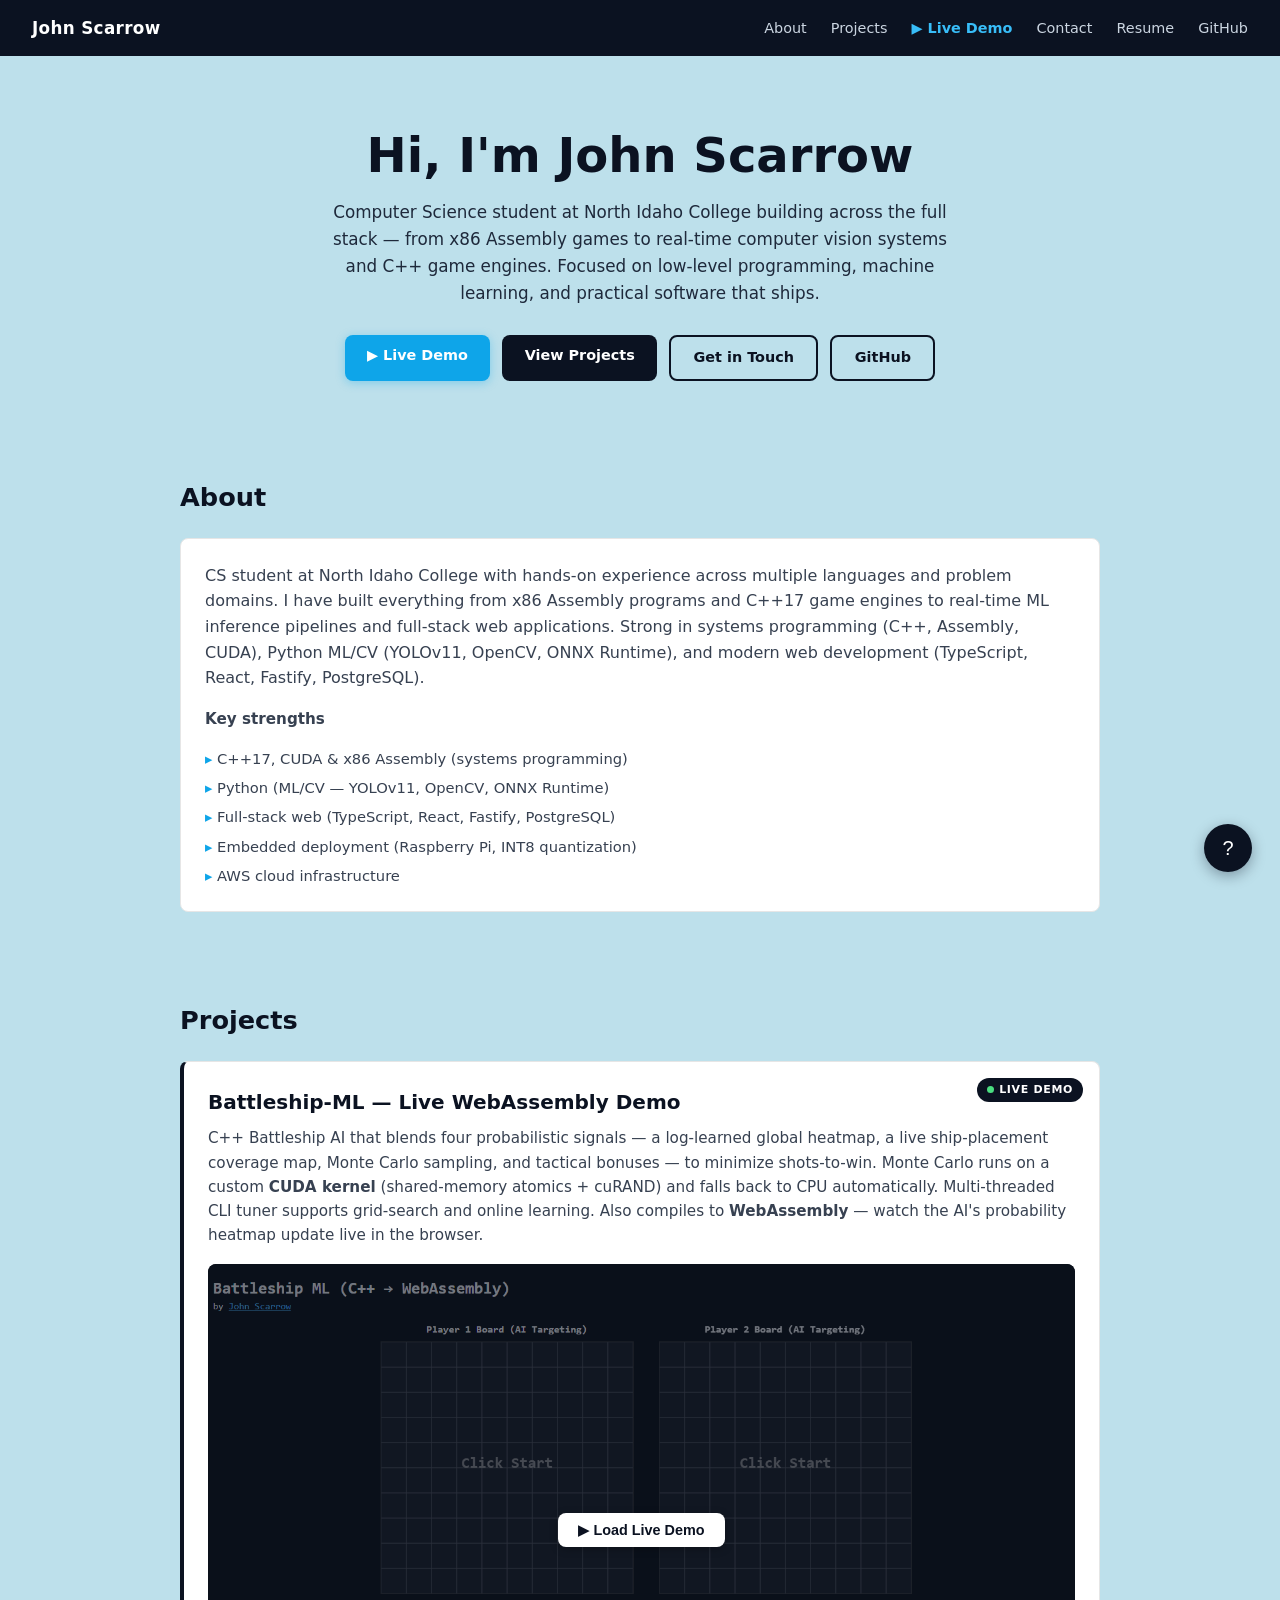
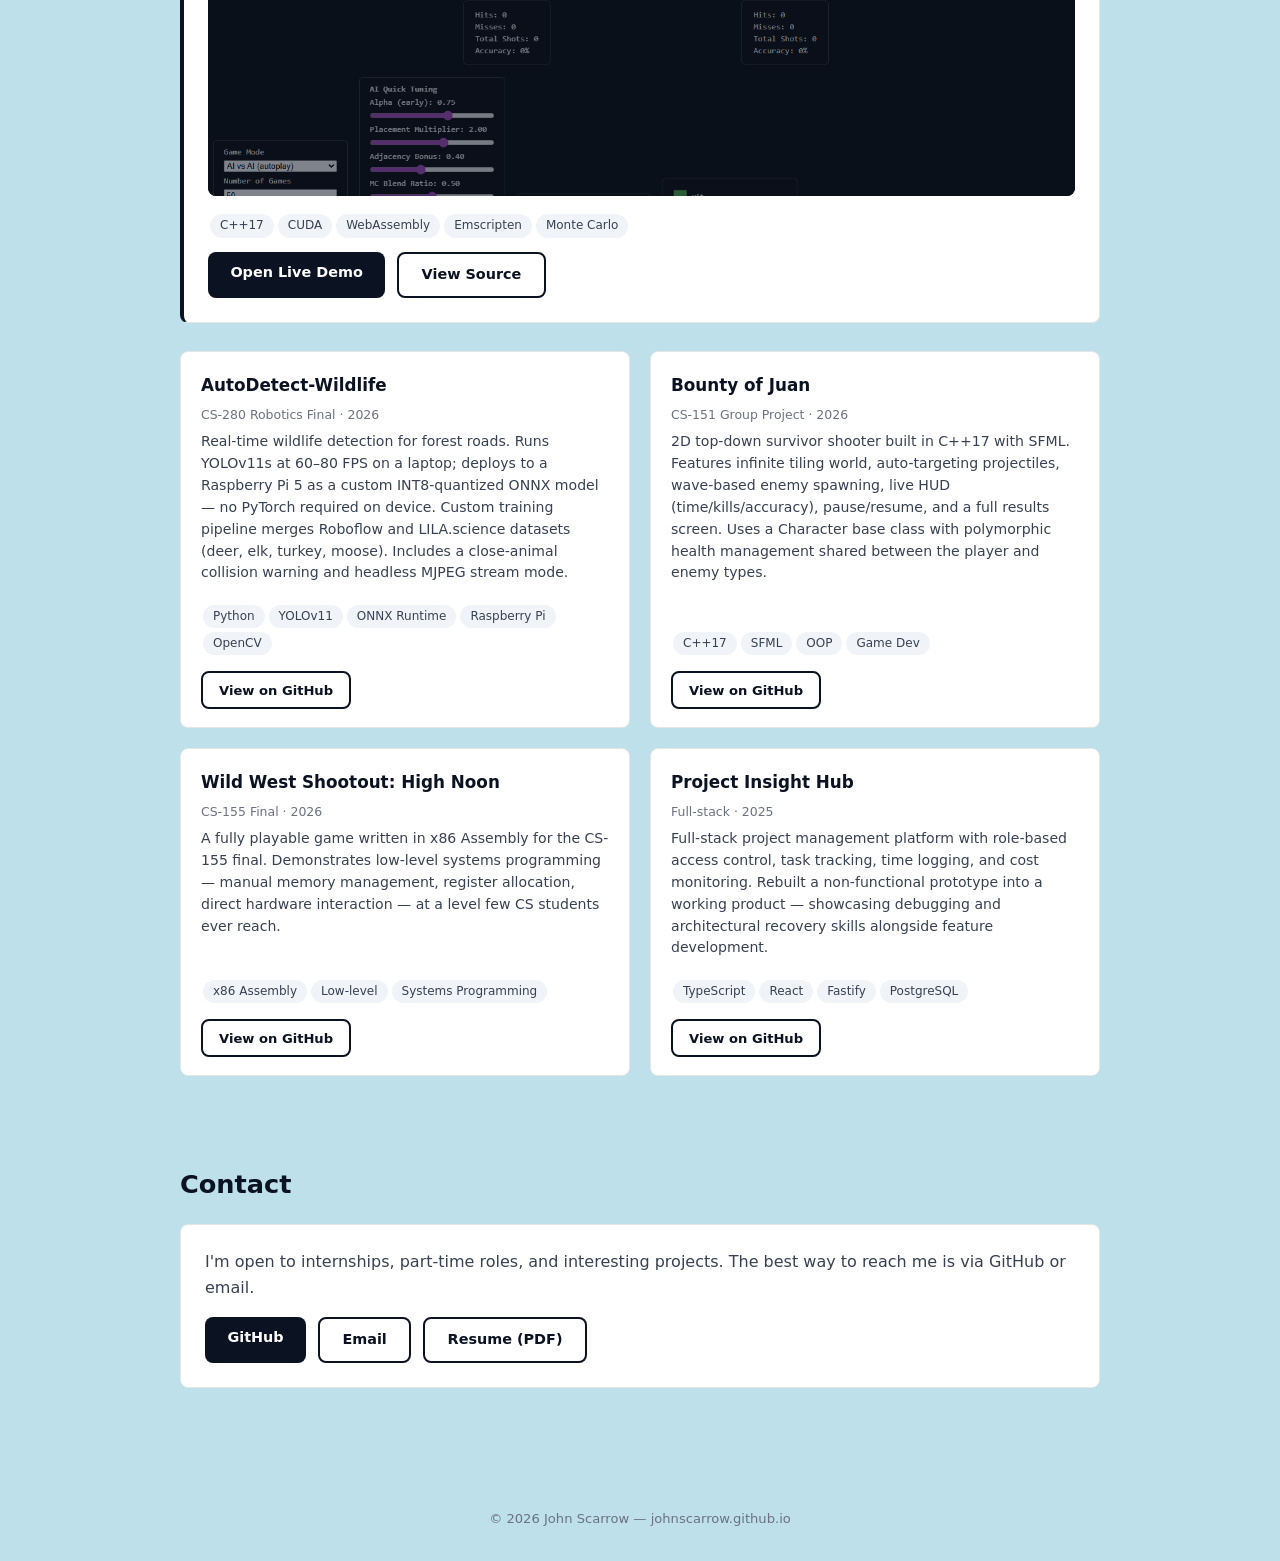
<file: index.html>
<!DOCTYPE html>
<html lang="en">
<head>
  <meta charset="UTF-8" />
  <meta name="viewport" content="width=device-width, initial-scale=1.0" />
  <title>John Scarrow — Portfolio</title>
  <link rel="stylesheet" href="styles.css" />
</head>
<body>

<!-- NAV -->
<nav>
  <a href="#" class="brand">John Scarrow</a>
  <ul>
    <li><a href="#about">About</a></li>
    <li><a href="#projects">Projects</a></li>
    <li><a href="https://johnscarrow.github.io/battleship-ml/" class="nav-demo" target="_blank" rel="noopener">▶ Live Demo</a></li>
    <li><a href="#contact">Contact</a></li>
    <li><a href="/resume.pdf" target="_blank" rel="noopener">Resume</a></li>
    <li><a href="https://github.com/JohnScarrow" target="_blank" rel="noopener">GitHub</a></li>
  </ul>
</nav>

<main>

  <!-- HERO -->
  <section id="hero">
    <h1>Hi, I'm John Scarrow</h1>
    <p>Computer Science student at North Idaho College building across the full stack — from x86 Assembly games to real-time computer vision systems and C++ game engines. Focused on low-level programming, machine learning, and practical software that ships.</p>
    <div class="hero-btns">
      <a href="https://johnscarrow.github.io/battleship-ml/" class="btn btn-demo" target="_blank" rel="noopener">▶ Live Demo</a>
      <a href="#projects" class="btn btn-primary">View Projects</a>
      <a href="#contact" class="btn btn-outline">Get in Touch</a>
      <a href="https://github.com/JohnScarrow" class="btn btn-outline" target="_blank" rel="noopener">GitHub</a>
    </div>
  </section>

  <!-- ABOUT -->
  <section id="about">
    <h2>About</h2>
    <div class="card">
      <p>CS student at North Idaho College with hands-on experience across multiple languages and problem domains. I have built everything from x86 Assembly programs and C++17 game engines to real-time ML inference pipelines and full-stack web applications. Strong in systems programming (C++, Assembly, CUDA), Python ML/CV (YOLOv11, OpenCV, ONNX Runtime), and modern web development (TypeScript, React, Fastify, PostgreSQL).</p>
      <p class="strengths-title">Key strengths</p>
      <ul class="strengths-list">
        <li>C++17, CUDA &amp; x86 Assembly (systems programming)</li>
        <li>Python (ML/CV — YOLOv11, OpenCV, ONNX Runtime)</li>
        <li>Full-stack web (TypeScript, React, Fastify, PostgreSQL)</li>
        <li>Embedded deployment (Raspberry Pi, INT8 quantization)</li>
        <li>AWS cloud infrastructure</li>
      </ul>
    </div>
  </section>

  <!-- PROJECTS -->
  <section id="projects">
    <h2>Projects</h2>

    <!-- FEATURED -->
    <div class="featured-card">
      <span class="featured-tag"><span class="live-dot"></span>Live Demo</span>
      <h3>Battleship-ML — Live WebAssembly Demo</h3>
      <p>C++ Battleship AI that blends four probabilistic signals — a log-learned global heatmap, a live ship-placement coverage map, Monte Carlo sampling, and tactical bonuses — to minimize shots-to-win. Monte Carlo runs on a custom <strong>CUDA kernel</strong> (shared-memory atomics + cuRAND) and falls back to CPU automatically. Multi-threaded CLI tuner supports grid-search and online learning. Also compiles to <strong>WebAssembly</strong> — watch the AI's probability heatmap update live in the browser.</p>

      <div class="demo-wrapper">
        <div class="demo-preview" id="demo-preview">
          <img src="/images/image.png" alt="Battleship-ML preview screenshot" />
          <div class="demo-overlay" id="demo-overlay">
            <button class="demo-play-btn" id="demo-play-btn">
              ▶ Load Live Demo
            </button>
          </div>
        </div>
        <div class="demo-iframe-container" id="demo-iframe-container">
          <!-- iframe injected by JS to prevent eager load -->
        </div>
      </div>

      <div class="badges">
        <span class="badge">C++17</span>
        <span class="badge">CUDA</span>
        <span class="badge">WebAssembly</span>
        <span class="badge">Emscripten</span>
        <span class="badge">Monte Carlo</span>
      </div>

      <div class="featured-actions">
        <a href="https://johnscarrow.github.io/battleship-ml/" class="btn btn-primary" target="_blank" rel="noopener">Open Live Demo</a>
        <a href="https://github.com/JohnScarrow/battleship-ml" class="btn btn-outline" target="_blank" rel="noopener">View Source</a>
      </div>
    </div>

    <!-- PROJECT GRID -->
    <div class="project-grid">

      <!-- Card 1 -->
      <div class="project-card">
        <h3>AutoDetect-Wildlife</h3>
        <span class="project-tag">CS-280 Robotics Final · 2026</span>
        <p>Real-time wildlife detection for forest roads. Runs YOLOv11s at 60–80 FPS on a laptop; deploys to a Raspberry Pi 5 as a custom INT8-quantized ONNX model — no PyTorch required on device. Custom training pipeline merges Roboflow and LILA.science datasets (deer, elk, turkey, moose). Includes a close-animal collision warning and headless MJPEG stream mode.</p>
        <div class="badges">
          <span class="badge">Python</span>
          <span class="badge">YOLOv11</span>
          <span class="badge">ONNX Runtime</span>
          <span class="badge">Raspberry Pi</span>
          <span class="badge">OpenCV</span>
        </div>
        <a href="https://github.com/JohnScarrow/AutoDetect-WIldLife" class="btn btn-outline" target="_blank" rel="noopener">View on GitHub</a>
      </div>

      <!-- Card 2 -->
      <div class="project-card">
        <h3>Bounty of Juan</h3>
        <span class="project-tag">CS-151 Group Project · 2026</span>
        <p>2D top-down survivor shooter built in C++17 with SFML. Features infinite tiling world, auto-targeting projectiles, wave-based enemy spawning, live HUD (time/kills/accuracy), pause/resume, and a full results screen. Uses a Character base class with polymorphic health management shared between the player and enemy types.</p>
        <div class="badges">
          <span class="badge">C++17</span>
          <span class="badge">SFML</span>
          <span class="badge">OOP</span>
          <span class="badge">Game Dev</span>
        </div>
        <a href="https://github.com/JohnScarrow/Bounty_of_Juan" class="btn btn-outline" target="_blank" rel="noopener">View on GitHub</a>
      </div>

      <!-- Card 3 -->
      <div class="project-card">
        <h3>Wild West Shootout: High Noon</h3>
        <span class="project-tag">CS-155 Final · 2026</span>
        <p>A fully playable game written in x86 Assembly for the CS-155 final. Demonstrates low-level systems programming — manual memory management, register allocation, direct hardware interaction — at a level few CS students ever reach.</p>
        <div class="badges">
          <span class="badge">x86 Assembly</span>
          <span class="badge">Low-level</span>
          <span class="badge">Systems Programming</span>
        </div>
        <a href="https://github.com/JohnScarrow/WIld-West-Shootout-High_Noon" class="btn btn-outline" target="_blank" rel="noopener">View on GitHub</a>
      </div>

      <!-- Card 4 -->
      <div class="project-card">
        <h3>Project Insight Hub</h3>
        <span class="project-tag">Full-stack · 2025</span>
        <p>Full-stack project management platform with role-based access control, task tracking, time logging, and cost monitoring. Rebuilt a non-functional prototype into a working product — showcasing debugging and architectural recovery skills alongside feature development.</p>
        <div class="badges">
          <span class="badge">TypeScript</span>
          <span class="badge">React</span>
          <span class="badge">Fastify</span>
          <span class="badge">PostgreSQL</span>
        </div>
        <a href="https://github.com/JohnScarrow/Project-Insight-Hub" class="btn btn-outline" target="_blank" rel="noopener">View on GitHub</a>
      </div>

    </div>
  </section>

  <!-- CONTACT -->
  <section id="contact">
    <h2>Contact</h2>
    <div class="card">
      <p>I'm open to internships, part-time roles, and interesting projects. The best way to reach me is via GitHub or email.</p>
      <div class="contact-links">
        <a href="https://github.com/JohnScarrow" class="btn btn-primary" target="_blank" rel="noopener">GitHub</a>
        <a href="mailto:john@johnscarrow.dev" class="btn btn-outline">Email</a>
        <a href="/resume.pdf" class="btn btn-outline" target="_blank" rel="noopener">Resume (PDF)</a>
      </div>
    </div>
  </section>

</main>

<footer>
  &copy; 2026 John Scarrow &mdash; johnscarrow.github.io
</footer>

<!-- WarGames FAB -->
<button class="fab" id="fab-btn" title="?" aria-label="Secret">?</button>

<!-- WarGames Modal -->
<div class="modal-backdrop" id="modal-backdrop" role="dialog" aria-modal="true" aria-label="WarGames Easter Egg">
  <div class="modal">
    <button class="close-modal" id="close-modal" aria-label="Close">&times;</button>
    <h3>GREETINGS, PROFESSOR FALKEN.</h3>
    <p>A STRANGE GAME.<br>THE ONLY WINNING MOVE IS<br>NOT TO PLAY.</p>
    <p>HOW ABOUT A NICE GAME OF CHESS?</p>
    <p class="wg-credit">— WarGames (1983)</p>
    <div class="wg-input">
      <input type="text" id="wg-input" placeholder="ENTER COMMAND_" autocomplete="off" spellcheck="false" />
      <button id="wg-run">RUN</button>
    </div>
    <div id="wg-response"><span class="cursor-blink"></span></div>
  </div>
</div>

<script src="script.js"></script>

</body>
</html>
</file>
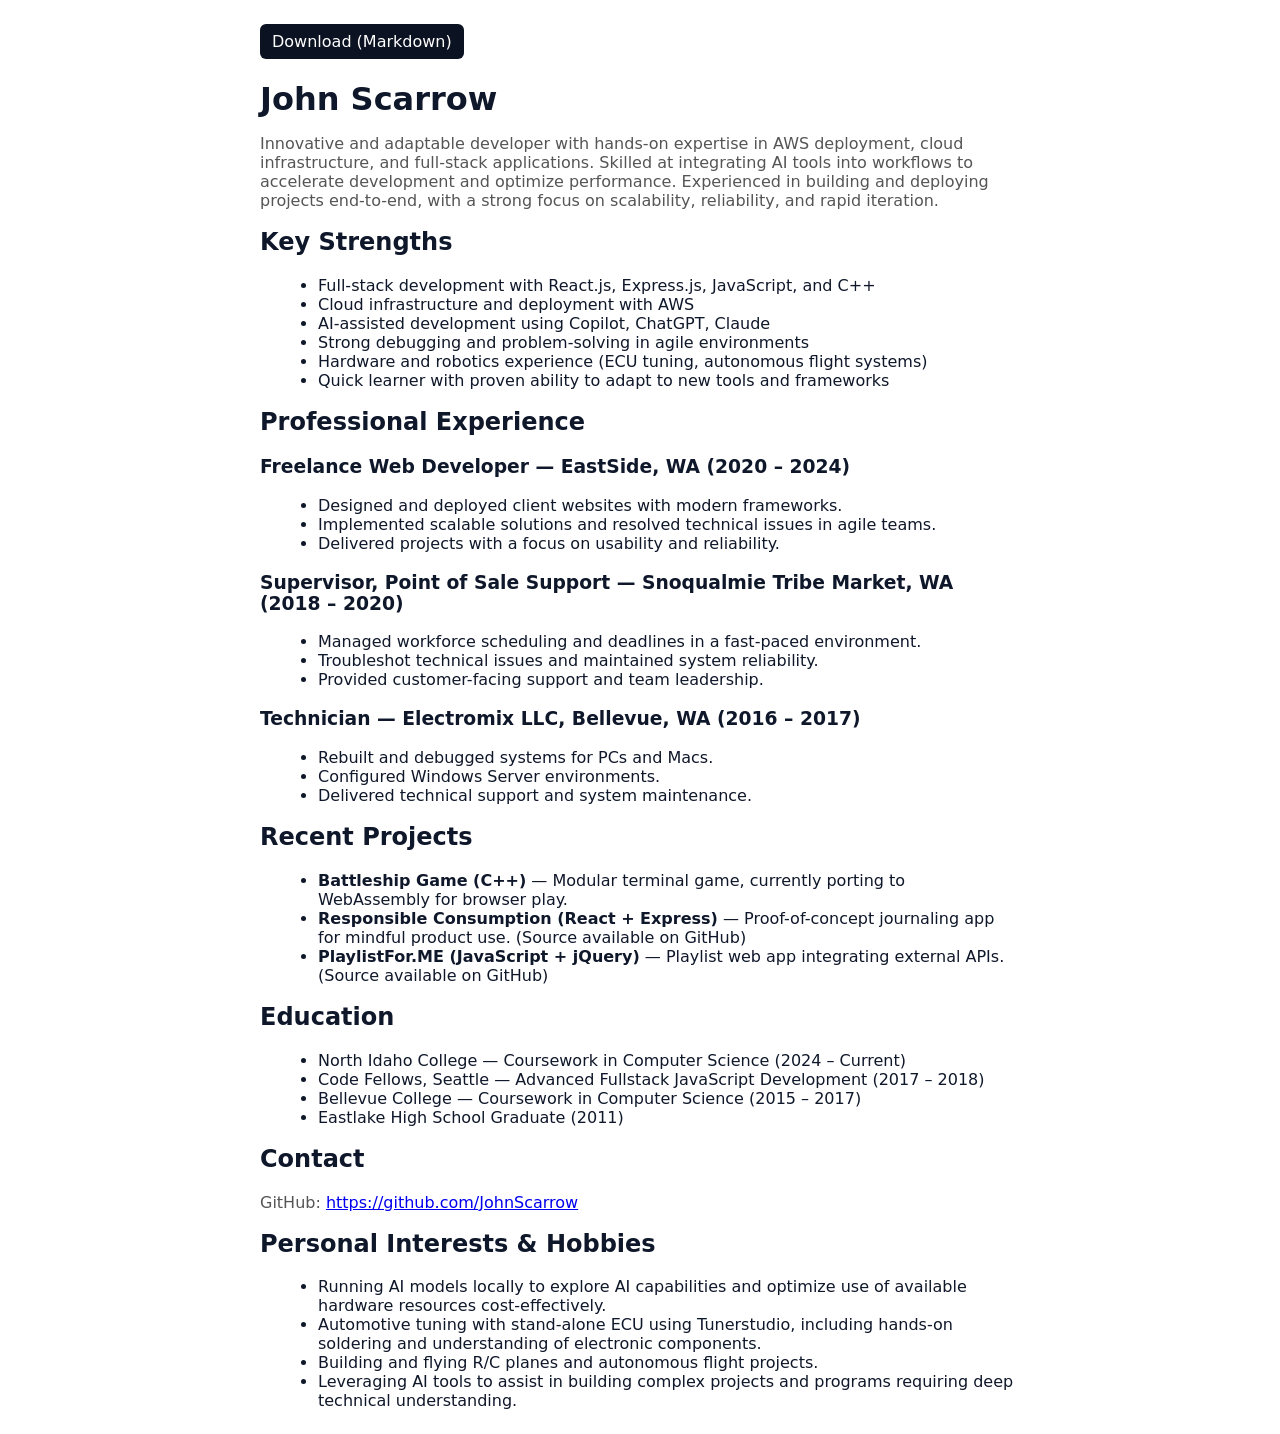
<file: resume.html>
<!doctype html>
<html>
<head>
  <meta charset="utf-8">
  <meta name="viewport" content="width=device-width,initial-scale=1">
  <title>Resume — John Scarrow</title>
  <style>
    body{font-family:system-ui, -apple-system, Roboto, Arial; margin:24px; color:#0f172a}
    .container{max-width:760px;margin:0 auto}
    h1{margin-bottom:6px}
    h2{margin-top:18px}
    ul{margin:6px 0 12px 18px}
    .muted{color:#555}
    .download{display:inline-block;background:#0b1221;color:#fff;padding:8px 12px;border-radius:6px;text-decoration:none}
  </style>
</head>
<body>
  <div class="container">
    <a class="download" href="/resume.md" download>Download (Markdown)</a>
    <h1>John Scarrow</h1>
    <p class="muted">Innovative and adaptable developer with hands-on expertise in AWS deployment, cloud infrastructure, and full-stack applications. Skilled at integrating AI tools into workflows to accelerate development and optimize performance. Experienced in building and deploying projects end-to-end, with a strong focus on scalability, reliability, and rapid iteration.</p>

    <h2>Key Strengths</h2>
    <ul>
      <li>Full-stack development with React.js, Express.js, JavaScript, and C++</li>
      <li>Cloud infrastructure and deployment with AWS</li>
      <li>AI-assisted development using Copilot, ChatGPT, Claude</li>
      <li>Strong debugging and problem-solving in agile environments</li>
      <li>Hardware and robotics experience (ECU tuning, autonomous flight systems)</li>
      <li>Quick learner with proven ability to adapt to new tools and frameworks</li>
    </ul>

    <h2>Professional Experience</h2>
    <h3>Freelance Web Developer — EastSide, WA (2020 – 2024)</h3>
    <ul>
      <li>Designed and deployed client websites with modern frameworks.</li>
      <li>Implemented scalable solutions and resolved technical issues in agile teams.</li>
      <li>Delivered projects with a focus on usability and reliability.</li>
    </ul>

    <h3>Supervisor, Point of Sale Support — Snoqualmie Tribe Market, WA (2018 – 2020)</h3>
    <ul>
      <li>Managed workforce scheduling and deadlines in a fast-paced environment.</li>
      <li>Troubleshot technical issues and maintained system reliability.</li>
      <li>Provided customer-facing support and team leadership.</li>
    </ul>

    <h3>Technician — Electromix LLC, Bellevue, WA (2016 – 2017)</h3>
    <ul>
      <li>Rebuilt and debugged systems for PCs and Macs.</li>
      <li>Configured Windows Server environments.</li>
      <li>Delivered technical support and system maintenance.</li>
    </ul>

    <h2>Recent Projects</h2>
    <ul>
      <li><strong>Battleship Game (C++)</strong> — Modular terminal game, currently porting to WebAssembly for browser play.</li>
      <li><strong>Responsible Consumption (React + Express)</strong> — Proof-of-concept journaling app for mindful product use. (Source available on GitHub)</li>
      <li><strong>PlaylistFor.ME (JavaScript + jQuery)</strong> — Playlist web app integrating external APIs. (Source available on GitHub)</li>
    </ul>

    <h2>Education</h2>
    <ul>
      <li>North Idaho College — Coursework in Computer Science (2024 – Current)</li>
      <li>Code Fellows, Seattle — Advanced Fullstack JavaScript Development (2017 – 2018)</li>
      <li>Bellevue College — Coursework in Computer Science (2015 – 2017)</li>
      <li>Eastlake High School Graduate (2011)</li>
    </ul>

    <h2>Contact</h2>
    <p class="muted">GitHub: <a href="https://github.com/JohnScarrow" target="_blank" rel="noopener noreferrer">https://github.com/JohnScarrow</a></p>
    
    <h2>Personal Interests & Hobbies</h2>
    <ul>
      <li>Running AI models locally to explore AI capabilities and optimize use of available hardware resources cost-effectively.</li>
      <li>Automotive tuning with stand-alone ECU using Tunerstudio, including hands-on soldering and understanding of electronic components.</li>
      <li>Building and flying R/C planes and autonomous flight projects.</li>
      <li>Leveraging AI tools to assist in building complex projects and programs requiring deep technical understanding.</li>
    </ul>
  </div>
</body>
</html>
</file>
<file: styles.css>
:root {
  --bg: #bde0eb;
  --accent: #0b1221;
  --muted: #6b7280;
  --card-bg: #ffffff;
  --card-border: #e6e6e6;
  --radius: 8px;
}

*, *::before, *::after { box-sizing: border-box; margin: 0; padding: 0; }

body {
  font-family: system-ui, -apple-system, BlinkMacSystemFont, "Segoe UI", Roboto, sans-serif;
  background: var(--bg);
  color: var(--accent);
  line-height: 1.6;
}

/* ── NAV ── */
nav {
  background: var(--accent);
  padding: 0 2rem;
  display: flex;
  align-items: center;
  justify-content: space-between;
  height: 56px;
  position: sticky;
  top: 0;
  z-index: 100;
}
nav .brand {
  color: #fff;
  font-weight: 700;
  font-size: 1.05rem;
  text-decoration: none;
  letter-spacing: 0.02em;
}
nav ul {
  list-style: none;
  display: flex;
  gap: 1.5rem;
}
nav ul a {
  color: #cbd5e1;
  text-decoration: none;
  font-size: 0.9rem;
  transition: color 0.2s;
}
nav ul a:hover { color: #fff; }
nav ul a.nav-demo {
  color: #38bdf8;
  font-weight: 600;
}
nav ul a.nav-demo:hover { color: #7dd3fc; }

/* ── LAYOUT ── */
main {
  max-width: 960px;
  margin: 0 auto;
  padding: 0 1.25rem 4rem;
}

section {
  padding: 3.5rem 0 2rem;
}

h2 {
  font-size: 1.6rem;
  font-weight: 700;
  margin-bottom: 1.25rem;
  color: var(--accent);
}

/* ── HERO ── */
#hero {
  padding: 4.5rem 0 2.5rem;
  text-align: center;
}
#hero h1 {
  font-size: clamp(2rem, 5vw, 3rem);
  font-weight: 800;
  line-height: 1.15;
  margin-bottom: 1rem;
}
#hero p {
  max-width: 640px;
  margin: 0 auto 1.75rem;
  color: #1e293b;
  font-size: 1.05rem;
}
.hero-btns {
  display: flex;
  gap: 0.75rem;
  justify-content: center;
  flex-wrap: wrap;
}
.btn {
  display: inline-block;
  padding: 0.6rem 1.4rem;
  border-radius: var(--radius);
  font-size: 0.9rem;
  font-weight: 600;
  text-decoration: none;
  transition: opacity 0.2s, transform 0.15s;
  cursor: pointer;
  border: none;
}
.btn:hover { opacity: 0.85; transform: translateY(-1px); }
.btn-primary { background: var(--accent); color: #fff; }
.btn-outline {
  background: transparent;
  border: 2px solid var(--accent);
  color: var(--accent);
}
.btn-demo {
  background: #0ea5e9;
  color: #fff;
  box-shadow: 0 2px 10px rgba(14, 165, 233, 0.35);
}
.btn-demo:hover { opacity: 1; box-shadow: 0 4px 16px rgba(14, 165, 233, 0.5); }

/* ── CARD BASE ── */
.card {
  background: var(--card-bg);
  border: 1px solid var(--card-border);
  border-radius: var(--radius);
  padding: 1.5rem;
  transition: box-shadow 0.2s ease;
}
.card:hover {
  box-shadow: 0 4px 18px rgba(11, 18, 33, 0.12);
}

/* ── ABOUT ── */
#about .card p {
  color: #374151;
  margin-bottom: 1rem;
}
#about .card p:last-child { margin-bottom: 0; }
#about .strengths-title {
  font-weight: 700;
  font-size: 0.95rem;
  margin-bottom: 0.5rem;
  color: var(--accent);
}
#about .strengths-list {
  list-style: none;
  display: flex;
  flex-direction: column;
  gap: 0.35rem;
}
#about .strengths-list li::before {
  content: "▸ ";
  color: #0ea5e9;
}
#about .strengths-list li {
  font-size: 0.92rem;
  color: #374151;
}

/* ── BADGES ── */
.badges {
  display: flex;
  flex-wrap: wrap;
  gap: 0;
  margin-top: 0.75rem;
}
.badge {
  background: #f0f4f8;
  color: #374151;
  font-size: 12px;
  border-radius: 999px;
  padding: 2px 10px;
  margin: 2px;
  font-weight: 500;
}

/* ── FEATURED PROJECT CARD ── */
.featured-card {
  position: relative;
  background: var(--card-bg);
  border: 1px solid var(--card-border);
  border-left: 4px solid var(--accent);
  border-radius: var(--radius);
  padding: 1.5rem;
  transition: box-shadow 0.2s ease;
  margin-bottom: 1.75rem;
}
.featured-card:hover {
  box-shadow: 0 6px 24px rgba(11, 18, 33, 0.14);
}
.featured-tag {
  position: absolute;
  top: 1rem;
  right: 1rem;
  background: var(--accent);
  color: #fff;
  font-size: 11px;
  font-weight: 700;
  letter-spacing: 0.06em;
  text-transform: uppercase;
  border-radius: 999px;
  padding: 3px 10px;
  display: flex;
  align-items: center;
  gap: 5px;
}
.live-dot {
  width: 7px;
  height: 7px;
  background: #4ade80;
  border-radius: 50%;
  flex-shrink: 0;
  animation: pulse-dot 1.8s ease-in-out infinite;
}
@keyframes pulse-dot {
  0%, 100% { opacity: 1; transform: scale(1); }
  50% { opacity: 0.5; transform: scale(0.7); }
}
.featured-card h3 {
  font-size: 1.25rem;
  font-weight: 700;
  margin-bottom: 0.5rem;
  padding-right: 5rem;
}
.featured-card p {
  color: #374151;
  font-size: 0.95rem;
  margin-bottom: 0.75rem;
}

/* ── DEMO PREVIEW ── */
.demo-wrapper {
  position: relative;
  width: 100%;
  margin: 1rem 0;
  border-radius: var(--radius);
  overflow: hidden;
  background: #0b1221;
  min-height: 220px;
}
.demo-preview {
  position: relative;
  cursor: pointer;
  width: 100%;
}
.demo-preview img {
  width: 100%;
  display: block;
  border-radius: var(--radius);
  transition: opacity 0.3s;
}
.demo-overlay {
  position: absolute;
  inset: 0;
  background: rgba(11, 18, 33, 0.52);
  display: flex;
  align-items: center;
  justify-content: center;
  border-radius: var(--radius);
  transition: background 0.2s;
}
.demo-overlay:hover { background: rgba(11, 18, 33, 0.4); }
.demo-play-btn {
  background: #fff;
  color: var(--accent);
  border: none;
  border-radius: var(--radius);
  padding: 0.55rem 1.25rem;
  font-size: 0.9rem;
  font-weight: 700;
  cursor: pointer;
  box-shadow: 0 2px 8px rgba(0,0,0,0.25);
  display: flex;
  align-items: center;
  gap: 0.4rem;
  transition: transform 0.15s;
}
.demo-play-btn:hover { transform: scale(1.04); }
.demo-iframe-container {
  display: none;
  width: 100%;
  aspect-ratio: 16/9;
  border-radius: var(--radius);
  overflow: hidden;
}
.demo-iframe-container iframe {
  width: 100%;
  height: 100%;
  border: none;
  border-radius: var(--radius);
}
.demo-iframe-container.active { display: block; }
.demo-preview.hidden { display: none; }

.featured-actions {
  display: flex;
  gap: 0.75rem;
  flex-wrap: wrap;
  margin-top: 0.75rem;
}

/* ── PROJECT GRID ── */
.project-grid {
  display: grid;
  grid-template-columns: repeat(2, 1fr);
  gap: 1.25rem;
}
@media (max-width: 699px) {
  .project-grid { grid-template-columns: 1fr; }
}

.project-card {
  background: var(--card-bg);
  border: 1px solid var(--card-border);
  border-radius: var(--radius);
  padding: 1.25rem 1.25rem 1.1rem;
  display: flex;
  flex-direction: column;
  gap: 0.4rem;
  transition: box-shadow 0.2s ease;
}
.project-card:hover {
  box-shadow: 0 4px 18px rgba(11, 18, 33, 0.12);
}
.project-card h3 {
  font-size: 1.05rem;
  font-weight: 700;
  color: var(--accent);
}
.project-tag {
  font-size: 0.78rem;
  color: var(--muted);
  font-weight: 500;
}
.project-card p {
  color: #374151;
  font-size: 0.88rem;
  line-height: 1.55;
  flex: 1;
}
.project-card a.btn {
  align-self: flex-start;
  margin-top: 0.5rem;
  font-size: 0.82rem;
  padding: 0.4rem 1rem;
}

/* ── CONTACT ── */
#contact .card p {
  color: #374151;
  margin-bottom: 1rem;
}
.contact-links {
  display: flex;
  flex-wrap: wrap;
  gap: 0.75rem;
}

/* ── FAB ── */
.fab {
  position: fixed;
  bottom: 1.75rem;
  right: 1.75rem;
  width: 48px;
  height: 48px;
  background: var(--accent);
  color: #fff;
  border: none;
  border-radius: 50%;
  font-size: 1.25rem;
  cursor: pointer;
  display: flex;
  align-items: center;
  justify-content: center;
  box-shadow: 0 4px 14px rgba(11,18,33,0.35);
  transition: transform 0.2s, opacity 0.2s;
  z-index: 200;
}
.fab:hover { transform: scale(1.1); opacity: 0.9; }

/* ── MODAL ── */
.modal-backdrop {
  display: none;
  position: fixed;
  inset: 0;
  background: rgba(11, 18, 33, 0.7);
  z-index: 300;
  align-items: center;
  justify-content: center;
}
.modal-backdrop.open { display: flex; }
.modal {
  background: #0b1221;
  color: #33ff33;
  font-family: "Courier New", Courier, monospace;
  border-radius: var(--radius);
  max-width: 520px;
  width: 92%;
  padding: 2rem 2rem 1.5rem;
  position: relative;
  box-shadow: 0 0 40px #33ff3344;
}
.modal h3 {
  font-size: 1.1rem;
  margin-bottom: 1rem;
  letter-spacing: 0.05em;
  text-shadow: 0 0 8px #33ff33;
}
.modal p {
  font-size: 0.88rem;
  line-height: 1.7;
  margin-bottom: 0.75rem;
  opacity: 0.9;
}
.modal .wg-credit {
  opacity: 0.6;
  font-size: 0.78rem;
}
.modal .close-modal {
  position: absolute;
  top: 0.75rem;
  right: 1rem;
  background: none;
  border: none;
  color: #33ff33;
  font-size: 1.4rem;
  cursor: pointer;
  line-height: 1;
}
.modal .close-modal:hover { opacity: 0.7; }
.modal .wg-input {
  margin-top: 1rem;
  display: flex;
  gap: 0.5rem;
}
.modal .wg-input input {
  flex: 1;
  background: transparent;
  border: 1px solid #33ff3380;
  border-radius: 4px;
  color: #33ff33;
  font-family: inherit;
  font-size: 0.88rem;
  padding: 0.4rem 0.7rem;
  outline: none;
}
.modal .wg-input input:focus { border-color: #33ff33; }
.modal .wg-input button {
  background: #33ff3322;
  border: 1px solid #33ff3380;
  border-radius: 4px;
  color: #33ff33;
  font-family: inherit;
  font-size: 0.88rem;
  padding: 0.4rem 0.9rem;
  cursor: pointer;
}
.modal .wg-input button:hover { background: #33ff3344; }
#wg-response {
  margin-top: 0.75rem;
  font-size: 0.85rem;
  min-height: 1.2em;
  opacity: 0.85;
}
.cursor-blink {
  display: inline-block;
  width: 8px;
  height: 1em;
  background: #33ff33;
  animation: blink 1s step-end infinite;
  vertical-align: text-bottom;
  margin-left: 2px;
}
@keyframes blink { 0%,100% { opacity: 1; } 50% { opacity: 0; } }

/* ── FOOTER ── */
footer {
  text-align: center;
  padding: 1.5rem 1rem 2rem;
  color: var(--muted);
  font-size: 0.82rem;
}

/* ── RESPONSIVE NAV ── */
@media (max-width: 560px) {
  nav { padding: 0 1rem; }
  nav ul { gap: 0.9rem; }
  nav ul a { font-size: 0.8rem; }
}
</file>
